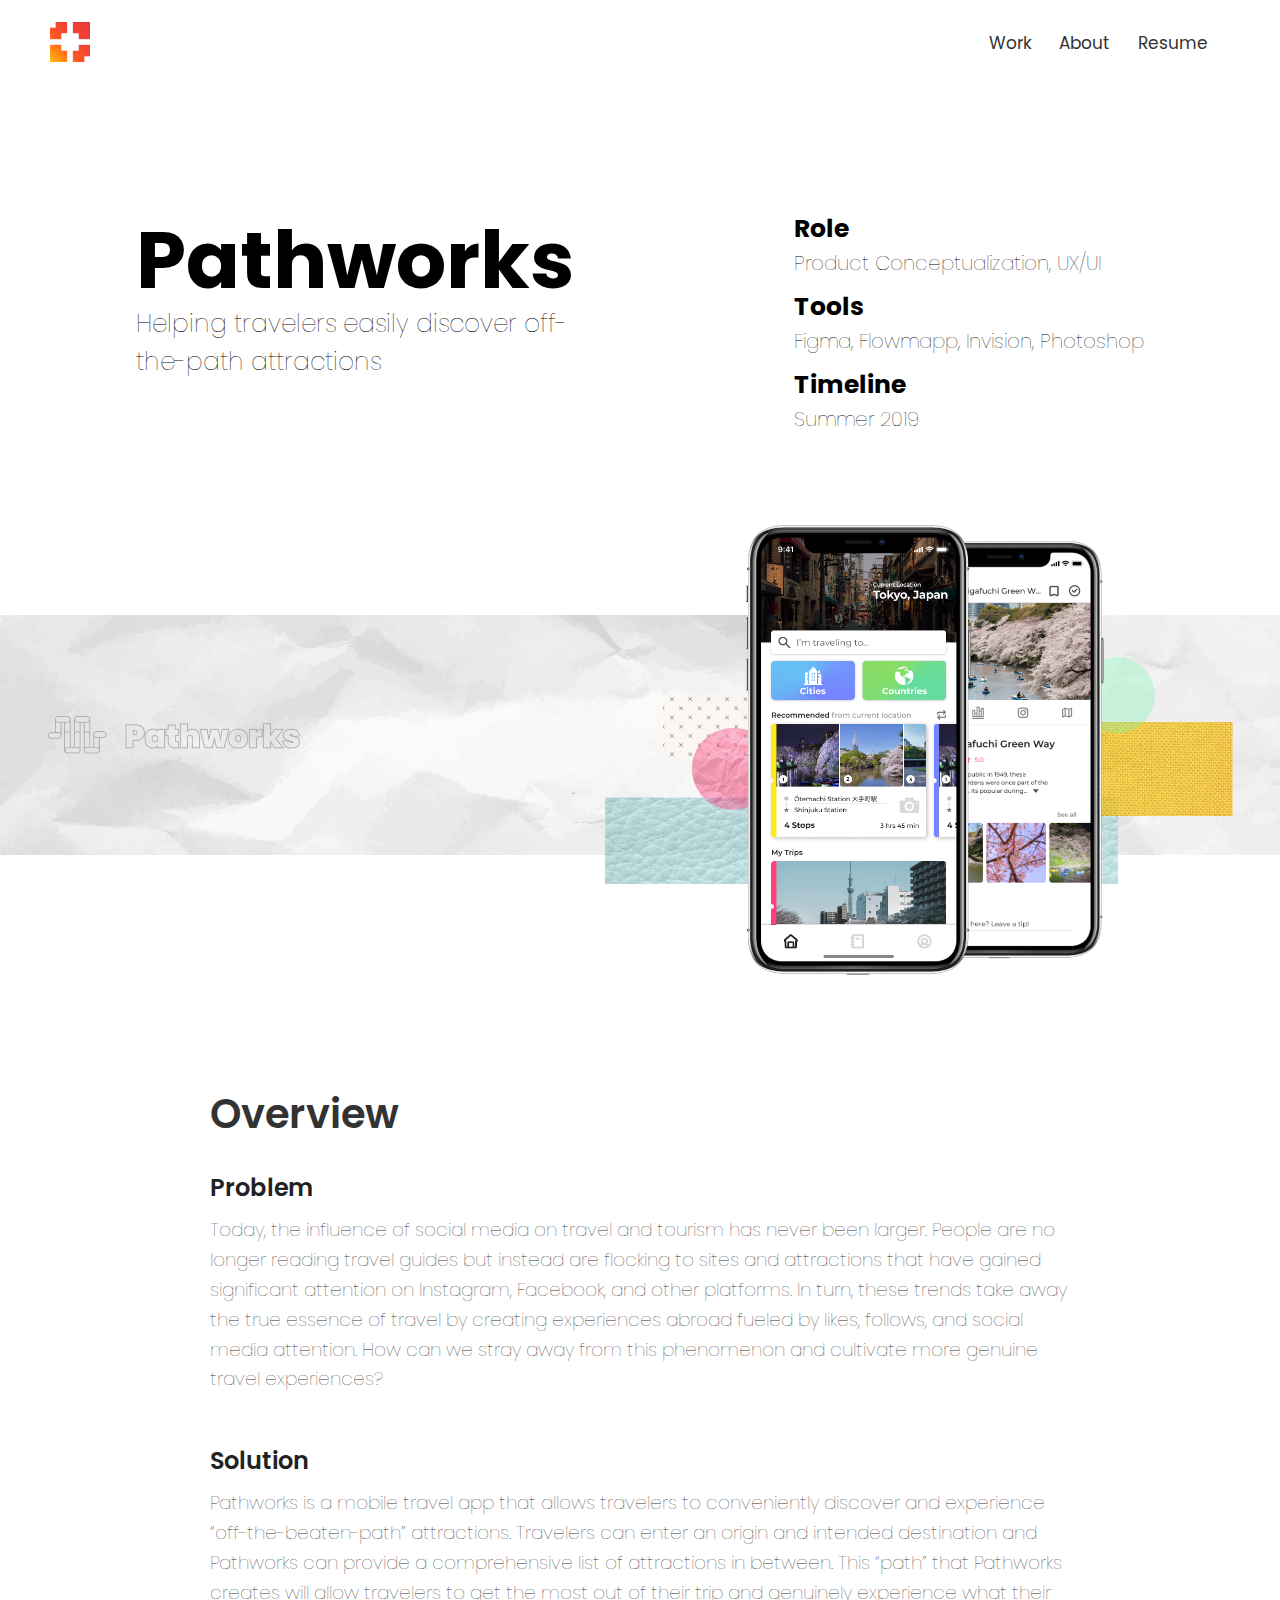
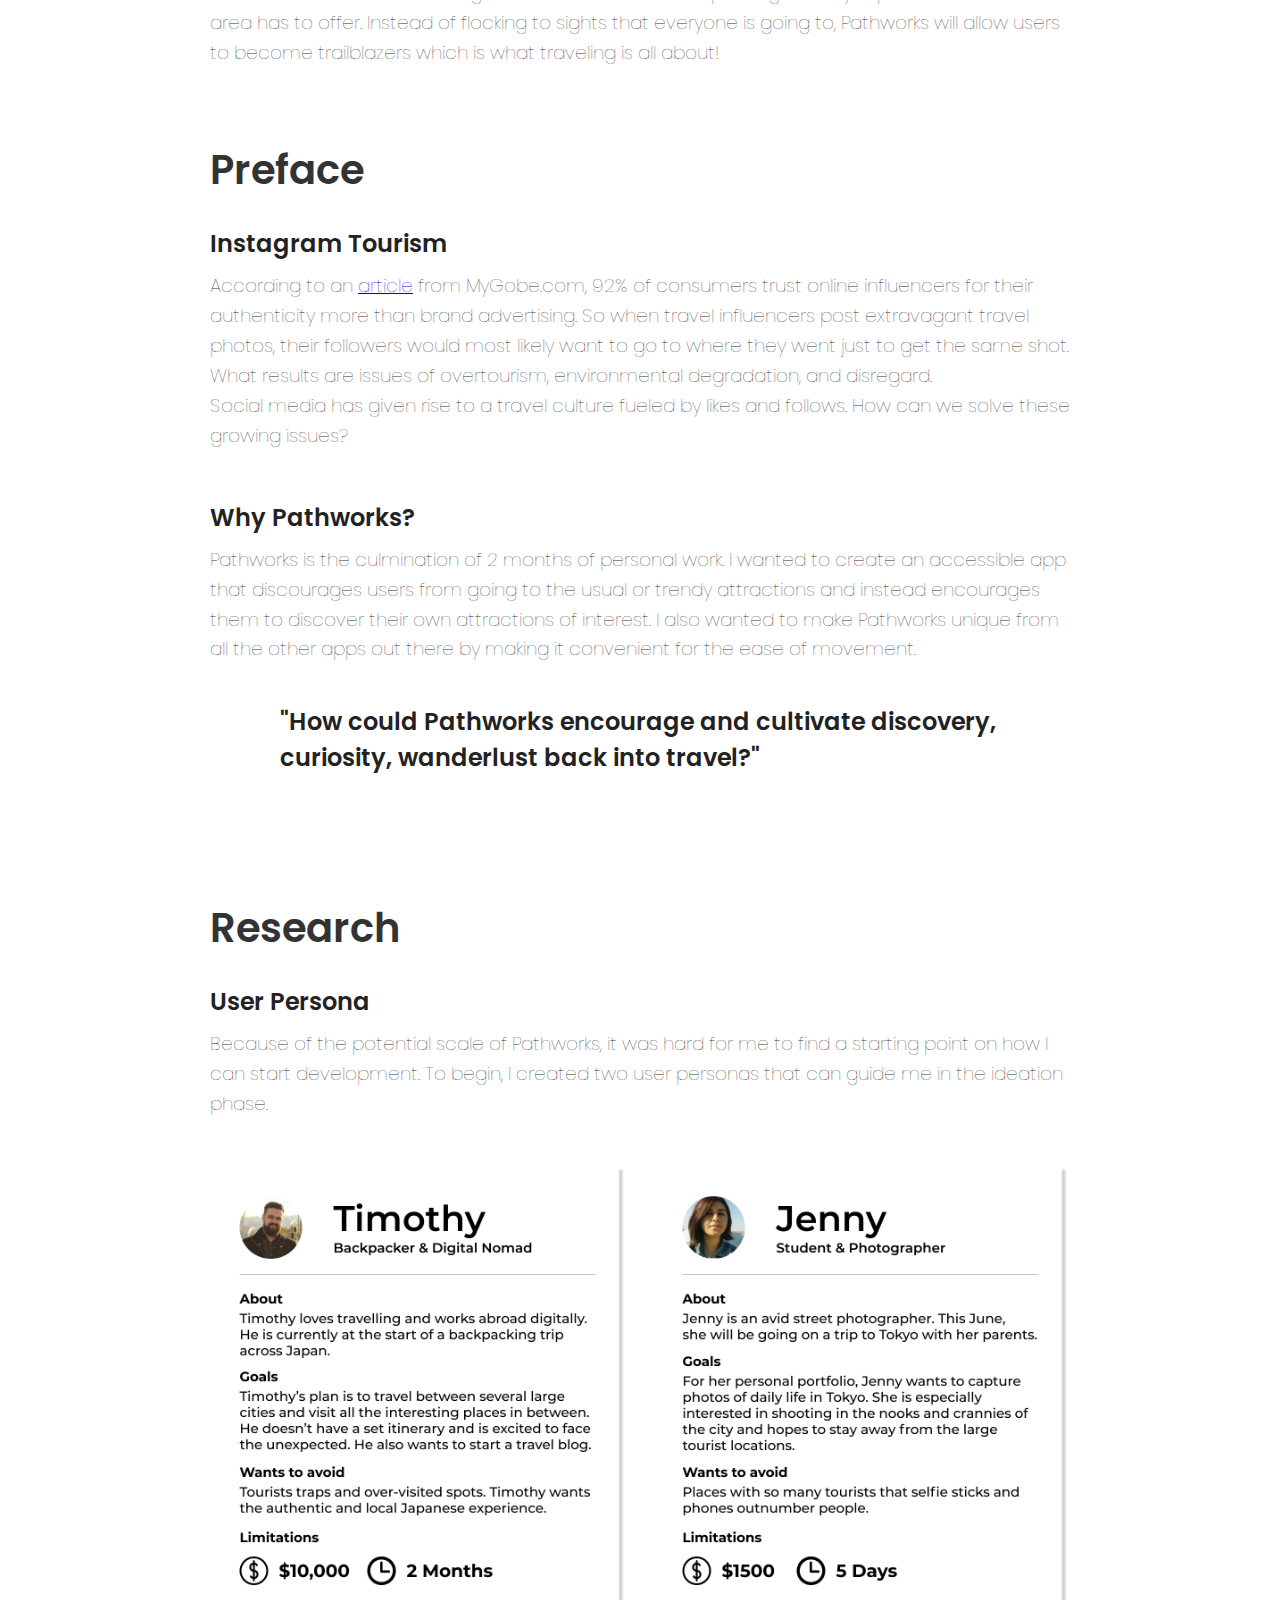
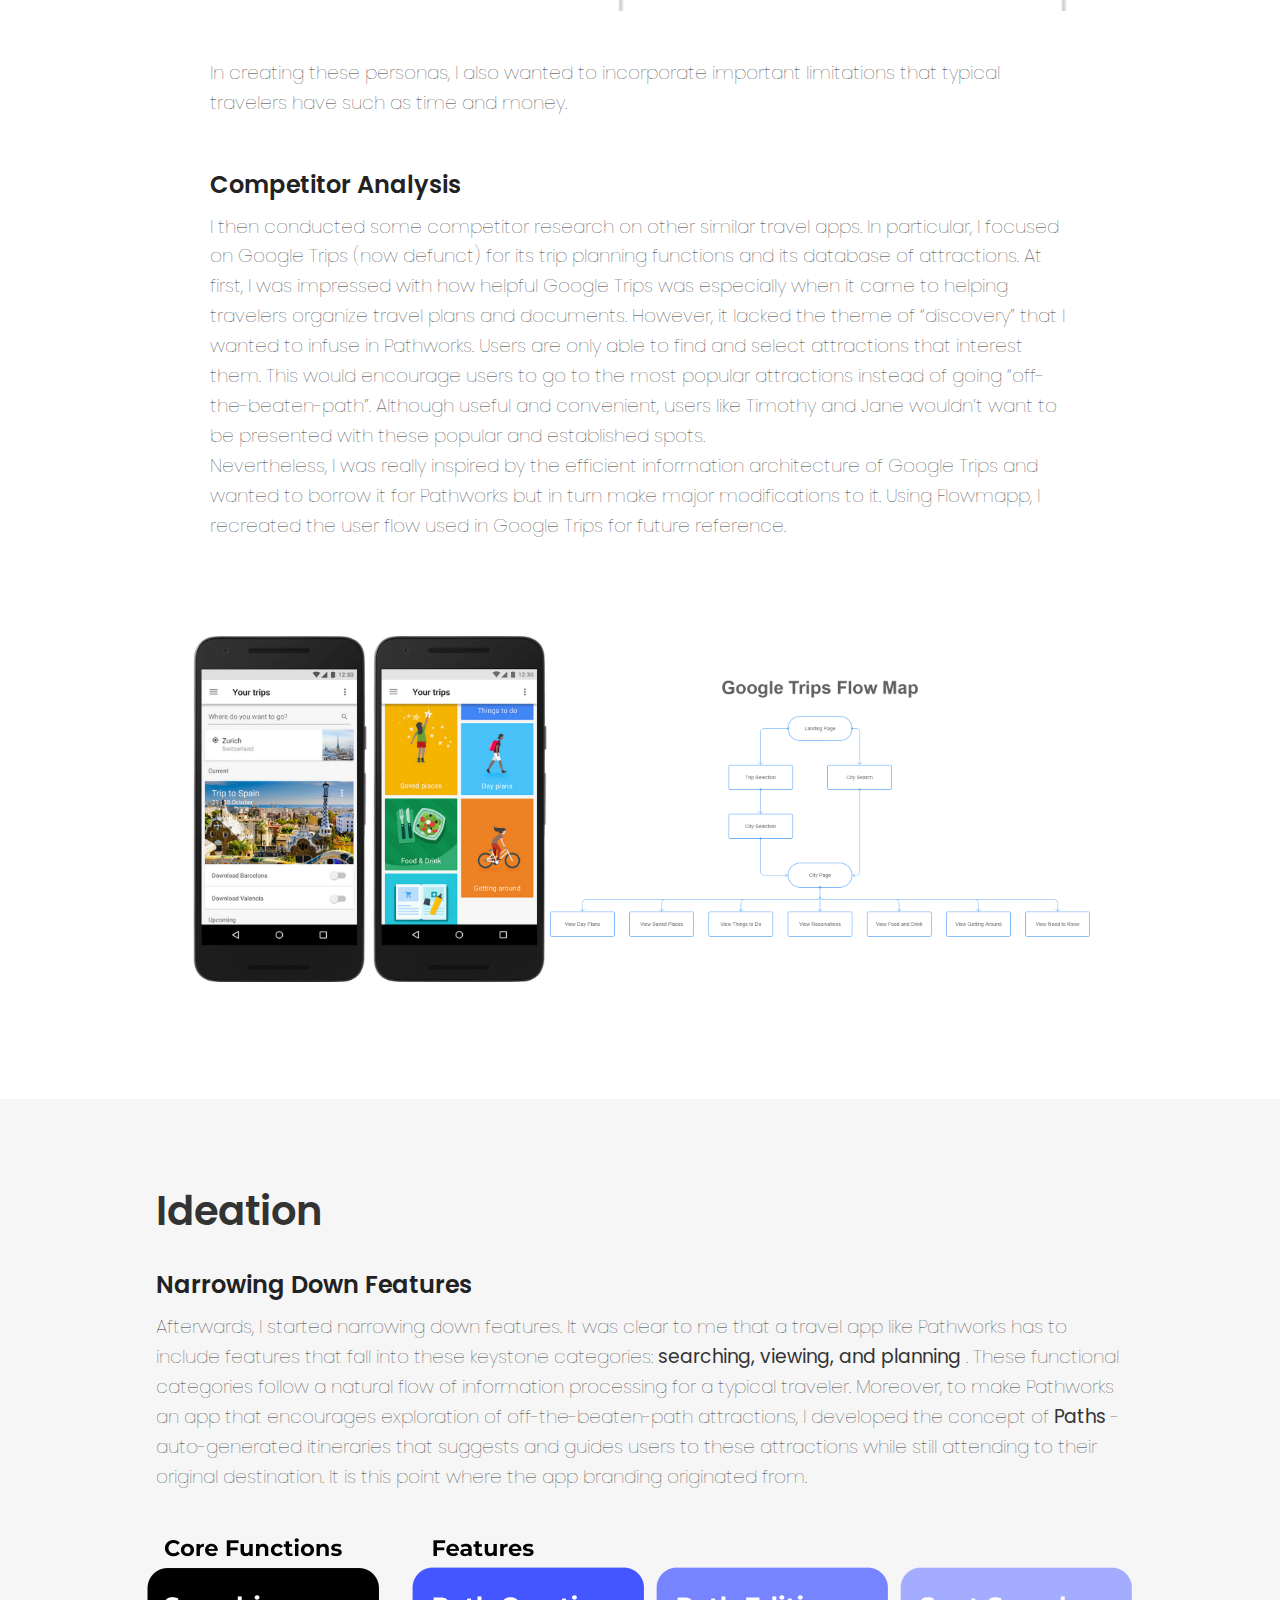
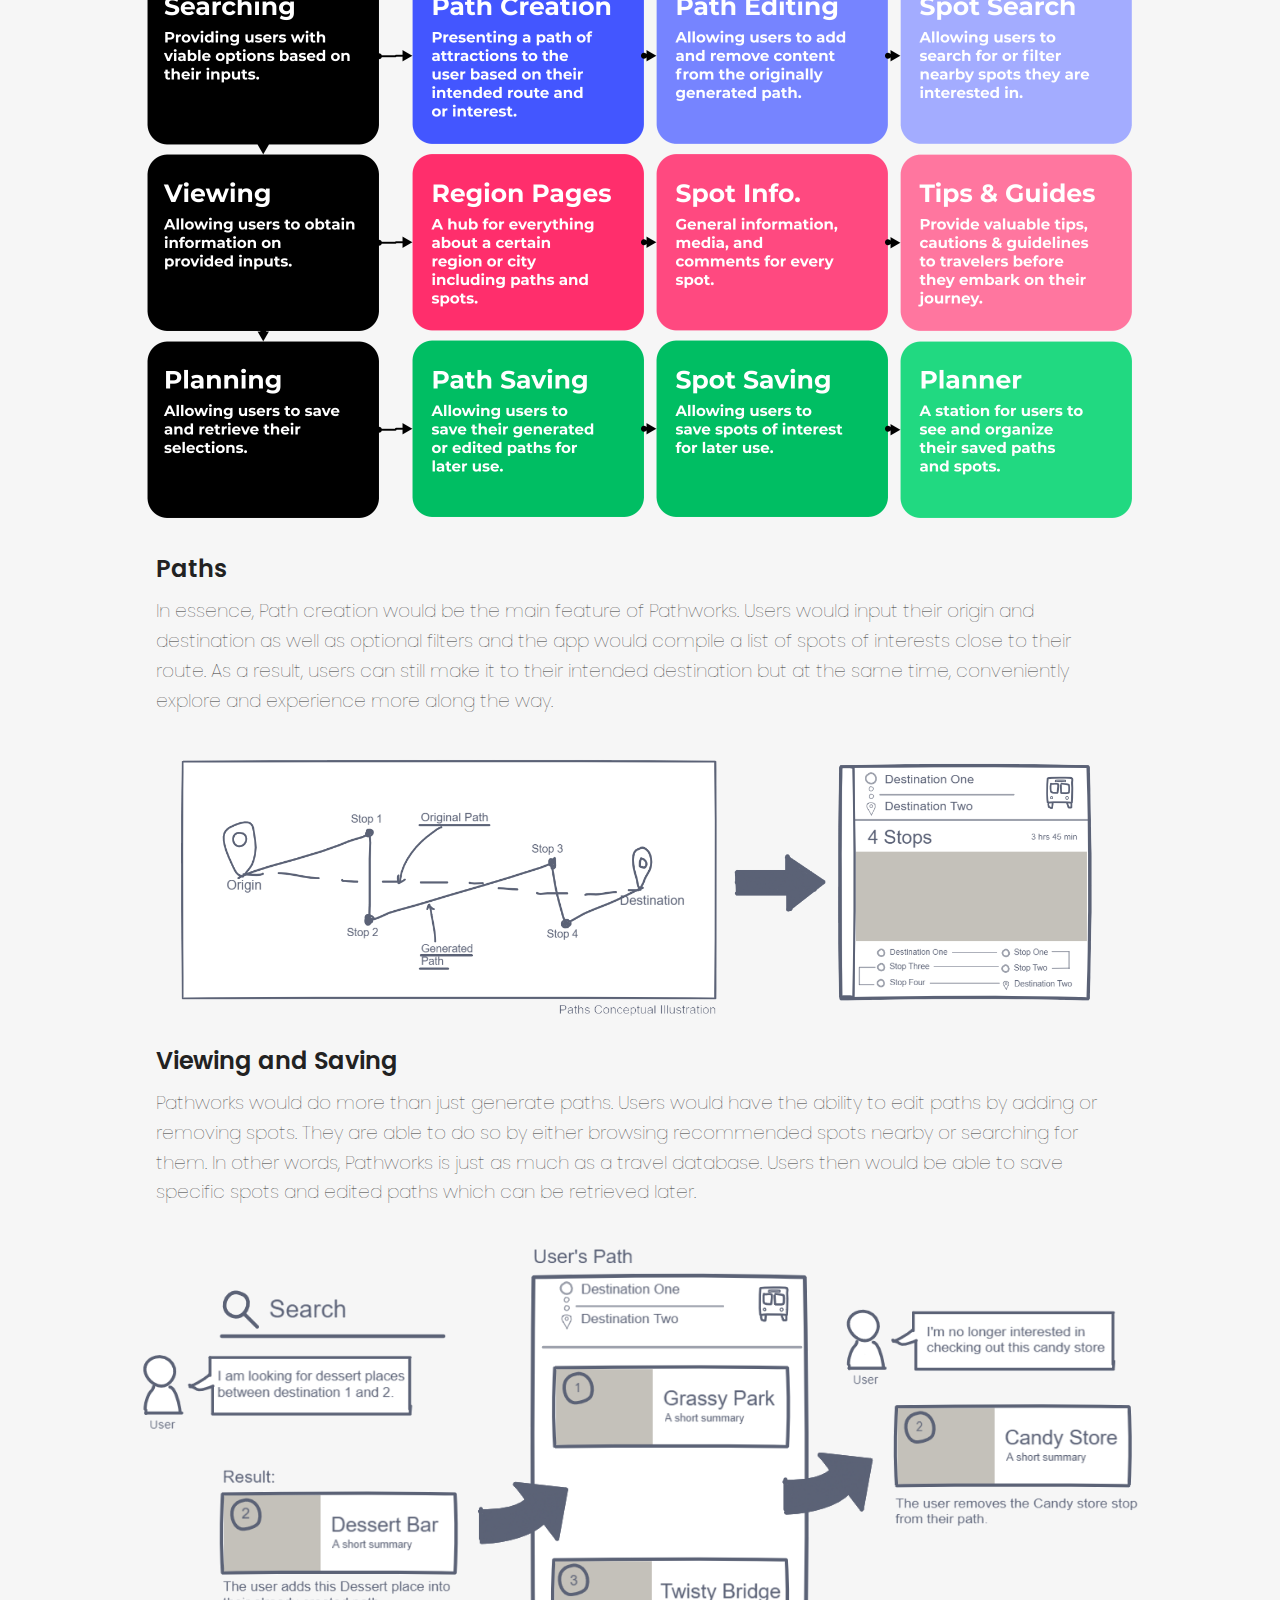
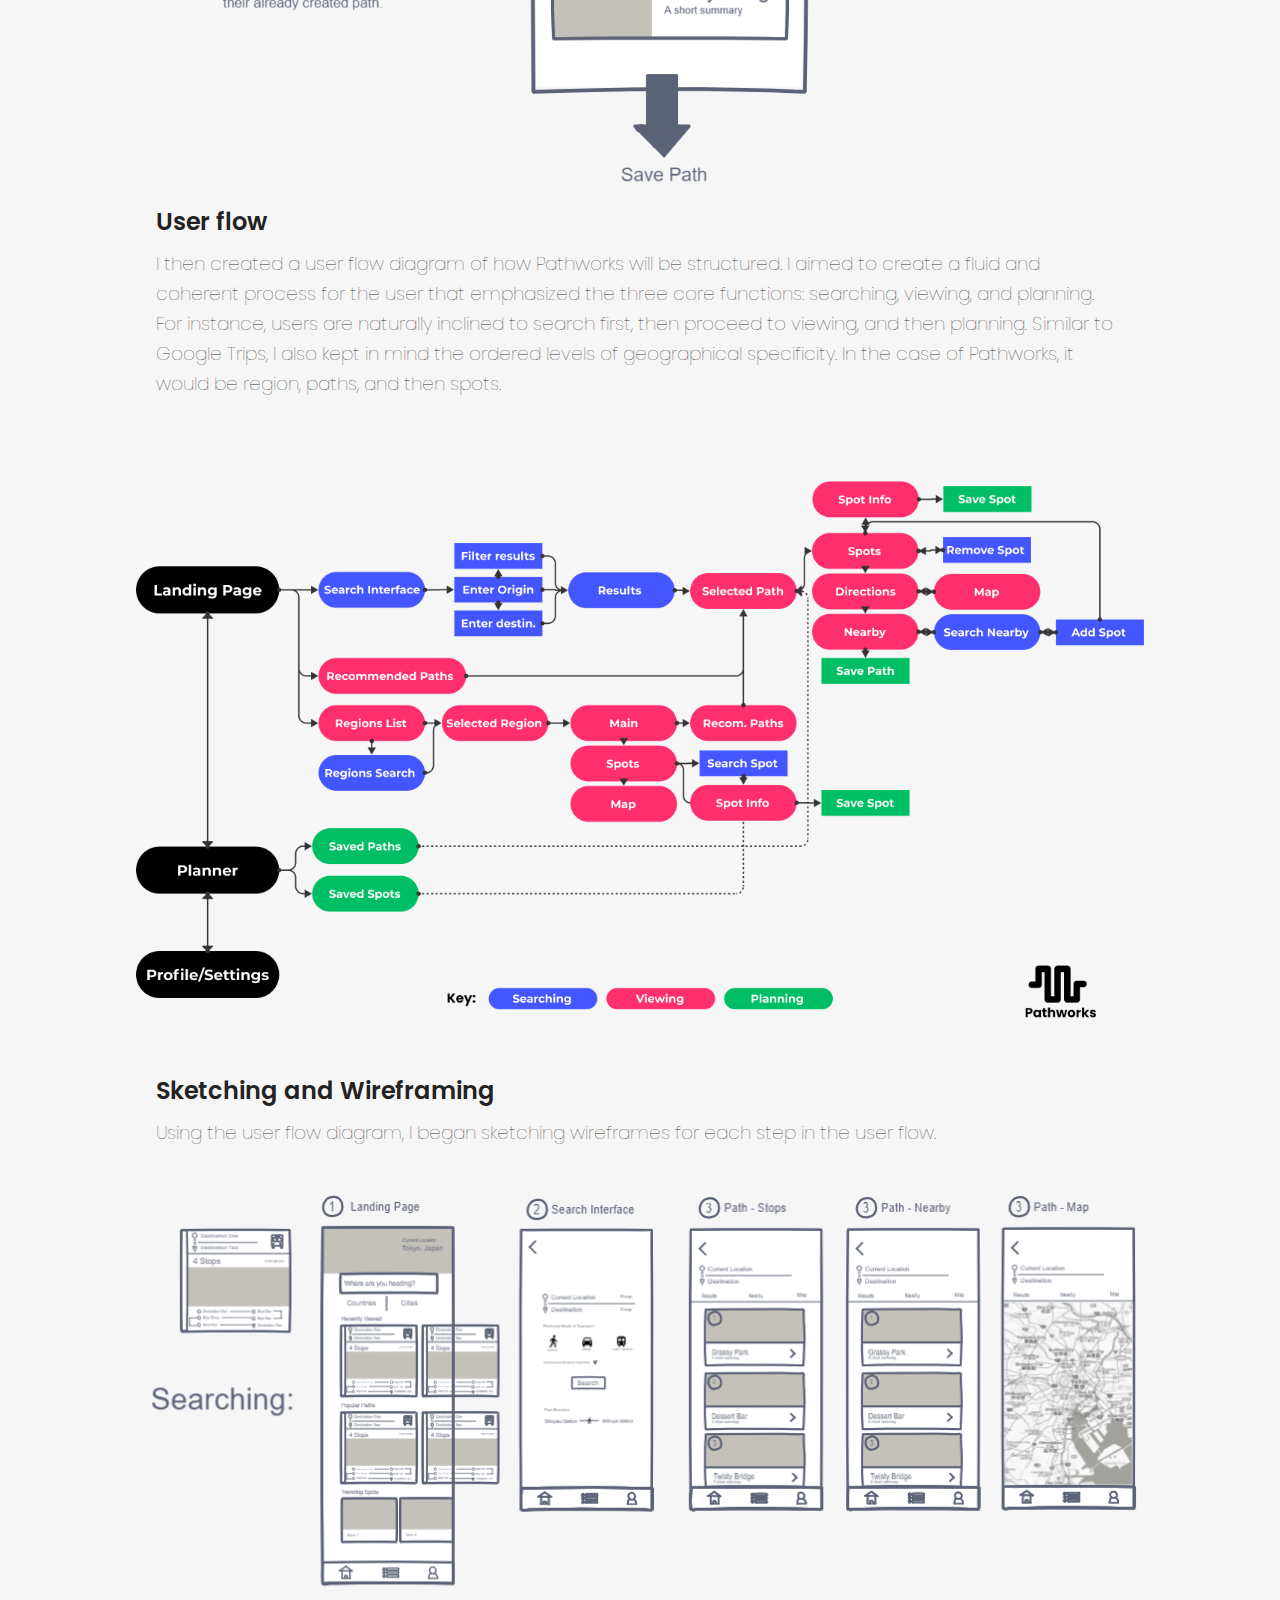
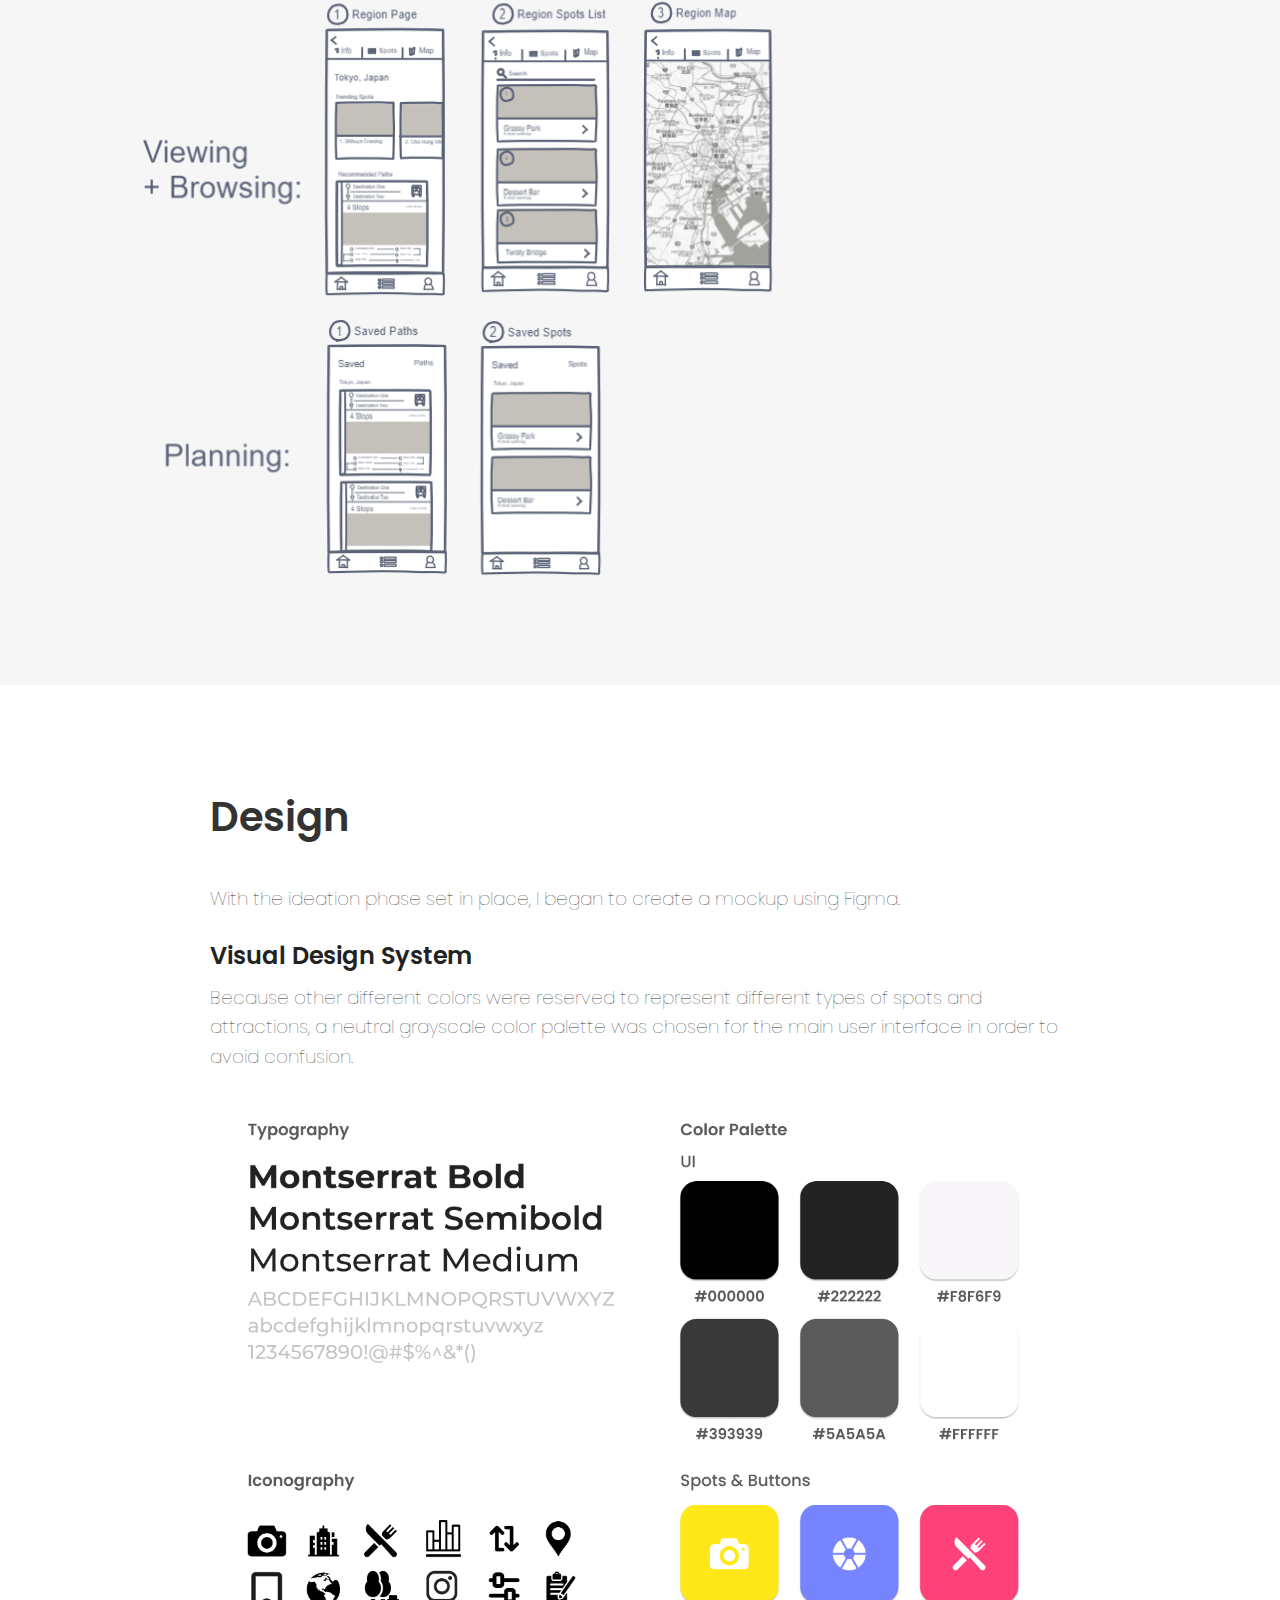
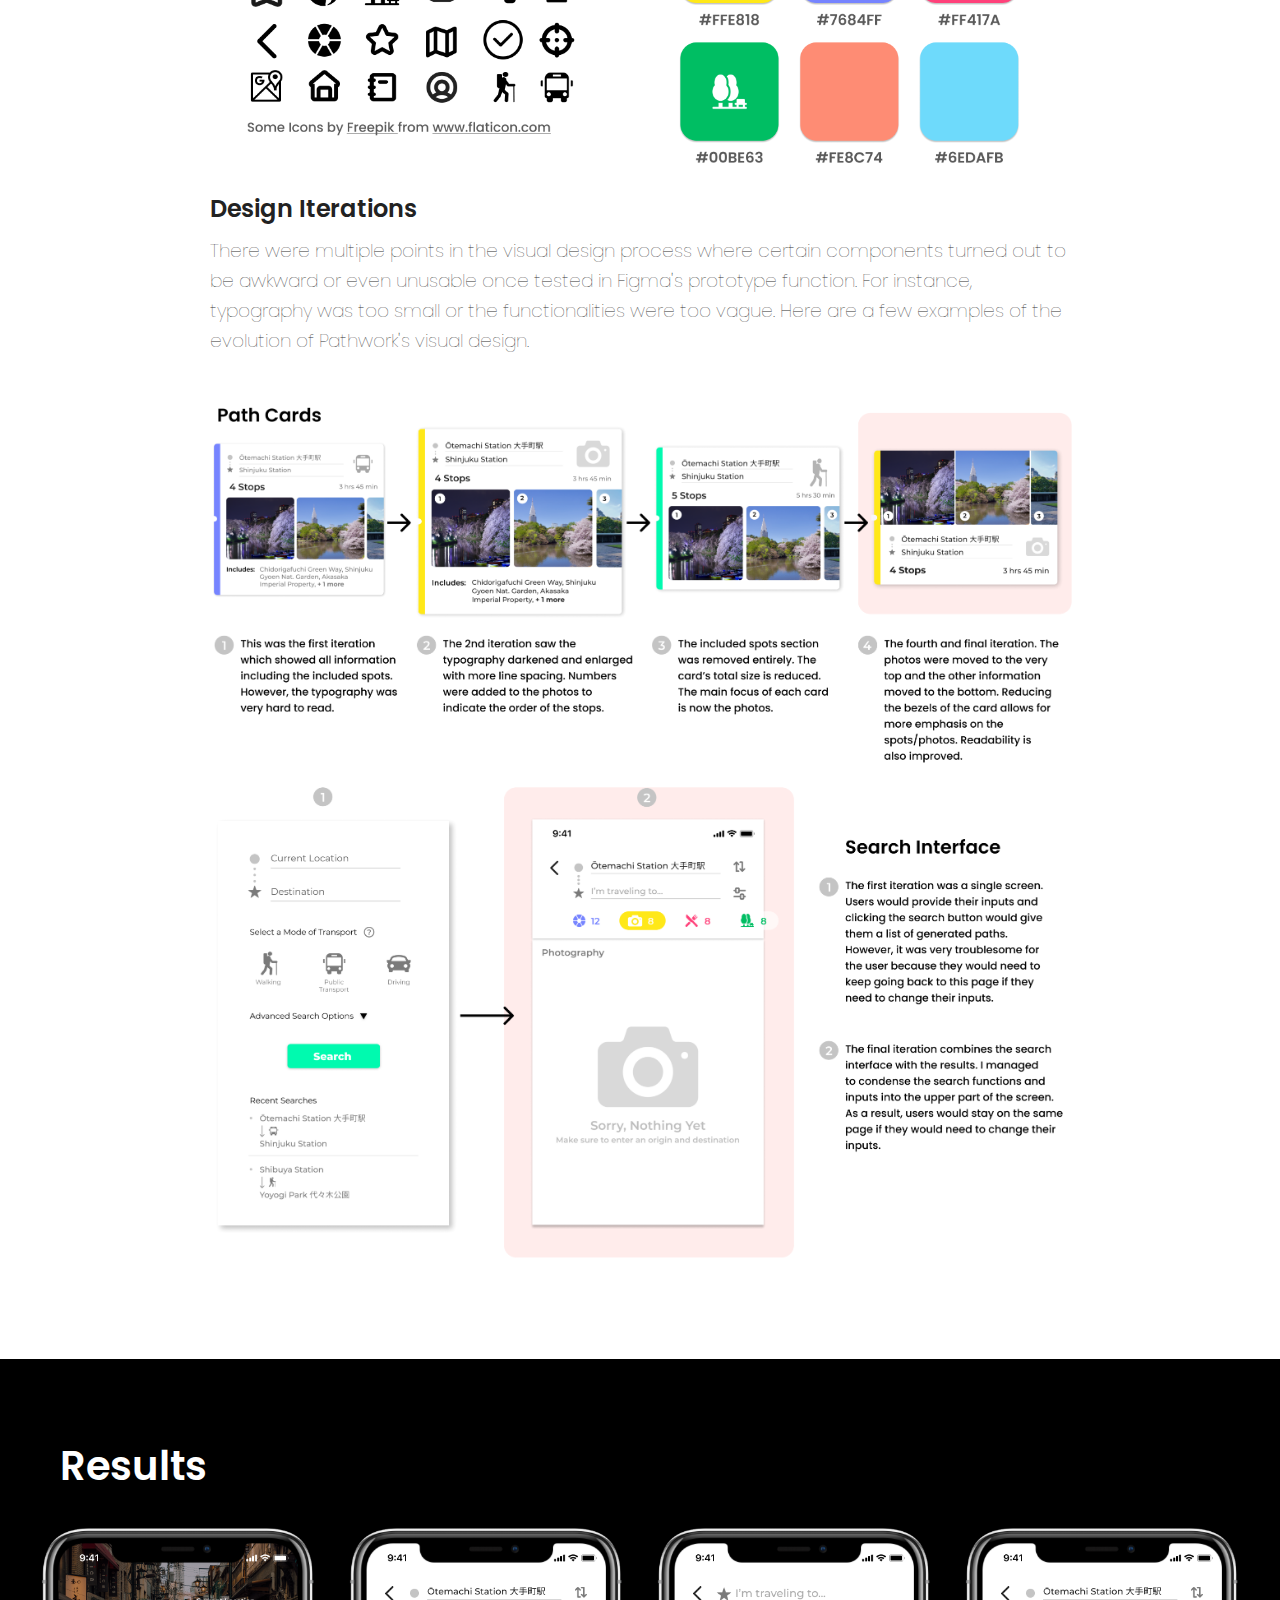
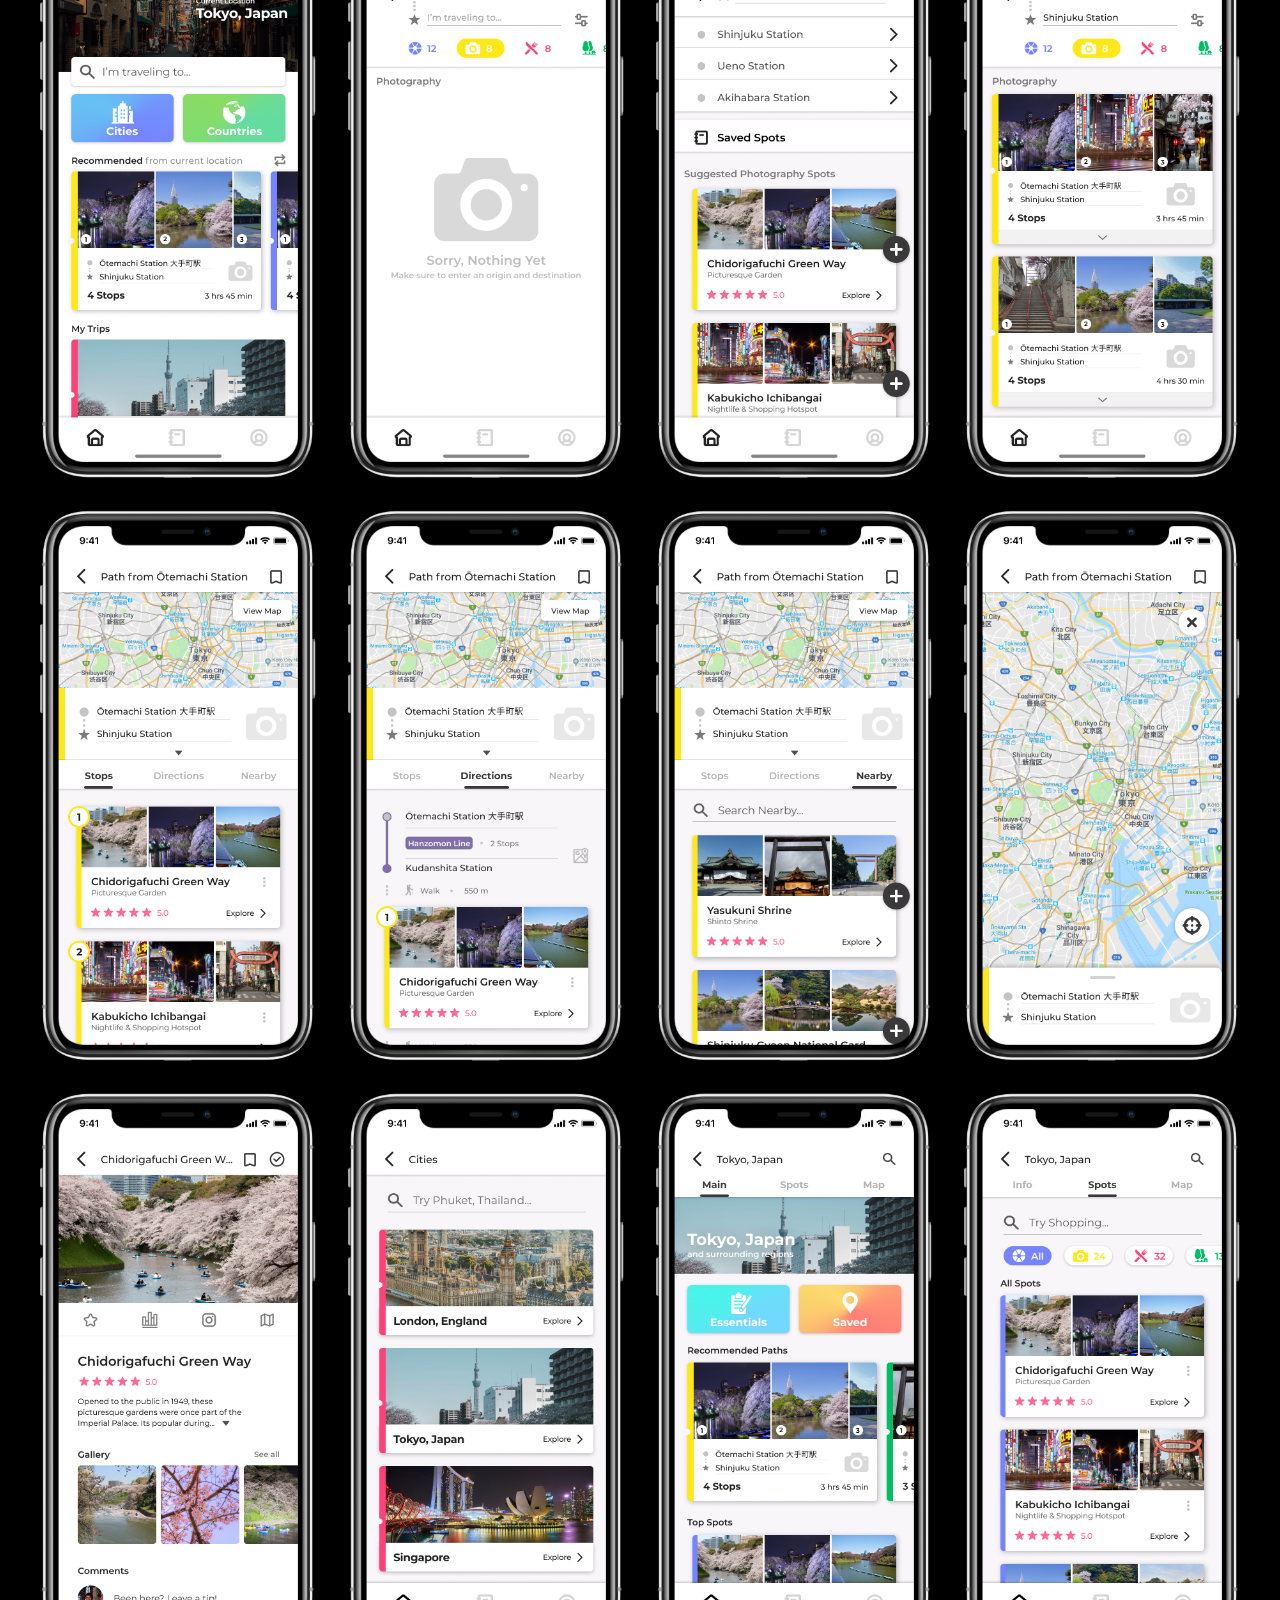
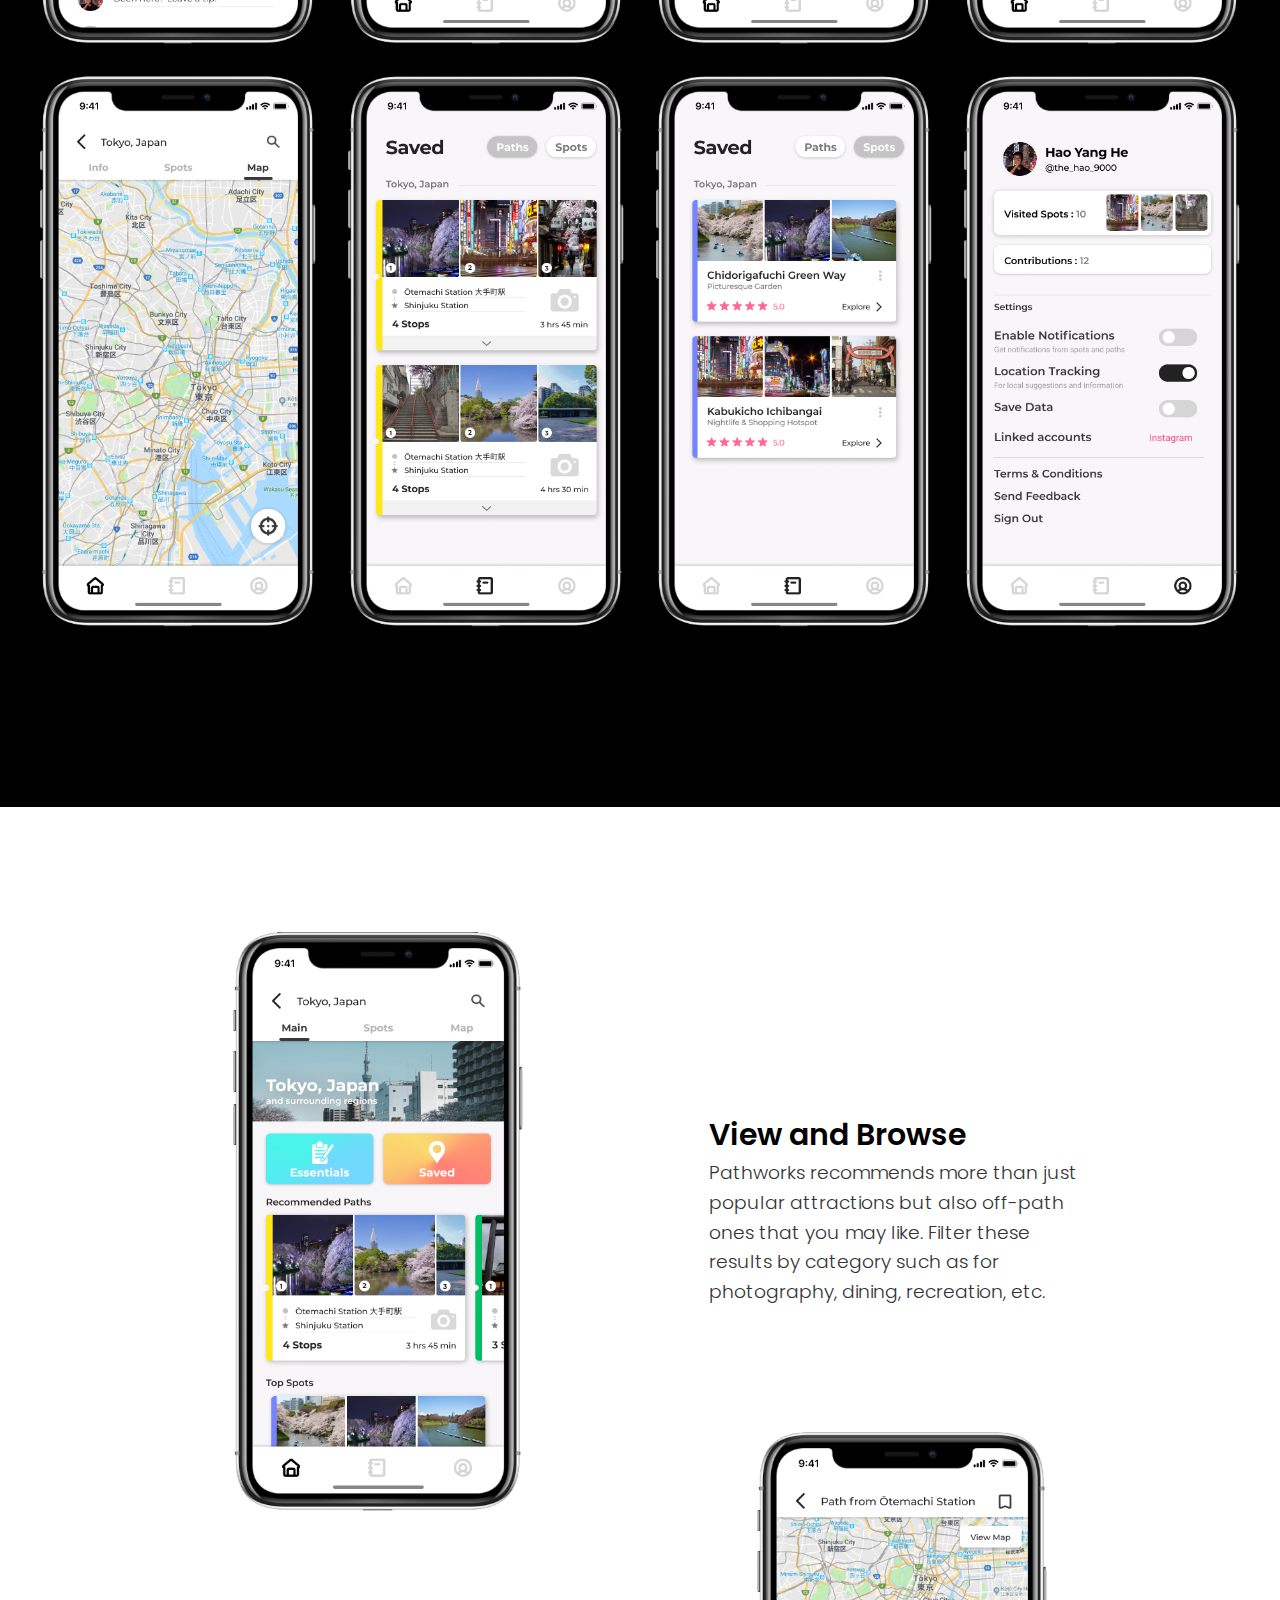
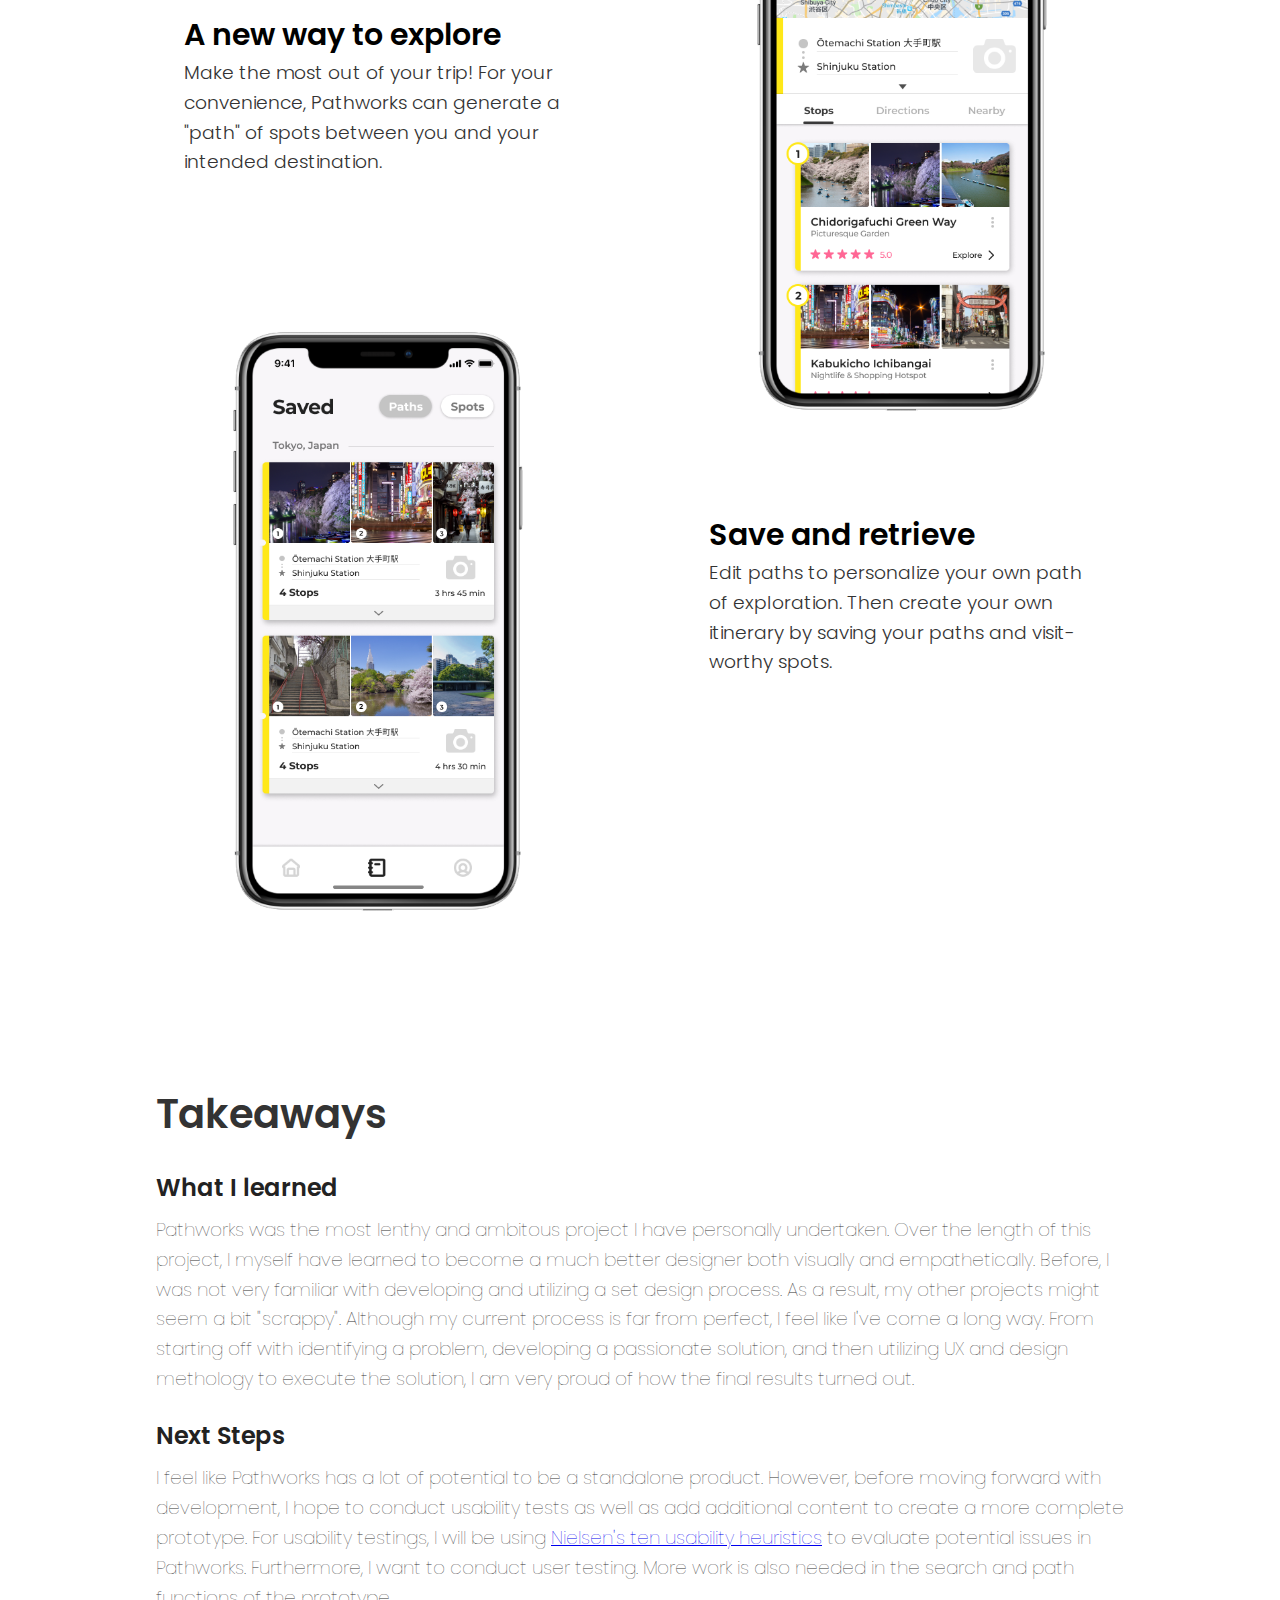
<file: Projects/pathworks.html>
<!DOCTYPE html>
<html>
    <head>
        <title>Pathworks | Hao Yang He</title>
        <meta name="viewport" content="width=device-width, initial-scale=1.0">
        <link rel="stylesheet" type="text/css" href="pathworks-styles.css">
        <link href="https://fonts.googleapis.com/css?family=Poppins:400,500,600,700&display=swap" rel="stylesheet">
        <link rel="icon" href="pixel-logo.png">
    </head>

    <body>
        <!----------------------Nav Bar------------------------>
        <div class="container">
            <div class="logo">
                <a href="../index.html"><img src="../Media/Global/logo.png"></a>
            </div>
            
            <nav class="topnav">
                <ul>
                    <li><a href=index.html>Work</a></li>
                    <li><a href="#">About</a></li>
		            <li><a href="HaoHe_Resume.pdf" target="_blank">Resume</a></li>
                </ul>
            </nav>
        </div>
        
        
        <!----------------------Title------------------------->
        <div class="title-wrapper">
            <div class="title">
                <h1>Pathworks</h1>
                <h3>Helping travelers easily discover off-the-path attractions</h3>
            </div>
            
            <div class="description">
                <h3 class="bolder">Role</h3>
                <h3 class="lighter">Product Conceptualization, UX/UI</h3>
                <h3 class="bolder">Tools</h3>
                <h3 class="lighter">Figma, Flowmapp, Invision, Photoshop</h3>
                <h3 class="bolder">Timeline</h3>
                <h3 class="lighter">Summer 2019</h3>
            </div>   
        </div>
        
        <br>
        
        <div class="banner-img">
            <img src="../Media/Pathworks/pathworks-banner.png" alt="Pathworks Banner">
        </div>
        
        
        <!----------------------Intro------------------------->
        <div class="intro-wrapper">
                <h1 class="topic">Overview</h1>
                <h2 class="subtopic">Problem</h2>
                <h3 class="paragraph">Today, the influence of social media on travel and tourism has never been larger. People are no longer reading travel guides but instead are flocking to sites and attractions that have gained significant attention on Instagram, Facebook, and other platforms. In turn, these trends take away the true essence of travel by creating experiences abroad fueled by likes, follows, and social media attention. How can we stray away from this phenomenon and cultivate more genuine travel experiences?</h3>
                <br>
                <h2 class="subtopic">Solution</h2>
                <h3 class="paragraph">Pathworks is a mobile travel app that allows travelers to conveniently discover and experience “off-the-beaten-path” attractions. Travelers can enter an origin and intended destination and Pathworks can provide a comprehensive list of attractions in between. This “path” that Pathworks creates will allow travelers to get the most out of their trip and genuinely experience what their area has to offer. Instead of flocking to sights that everyone is going to, Pathworks will allow users to become trailblazers which is what traveling is all about!</h3>
                
            
        </div>
        
        
        <!---------------------Preface----------------------->
        <div class="preface">
            <h1 class="topic">Preface</h1>
            <h2 class="subtopic">Instagram Tourism</h2>
            <h3 class="paragraph">According to an <a href=”https://mygobe.com/explore/instagram-tourism-photography/”>article</a> from MyGobe.com, 92% of consumers trust online influencers for their authenticity more than brand advertising. So when travel influencers post extravagant travel photos, their followers would most likely want to go to where they went just to get the same shot. What results are issues of overtourism, environmental degradation, and disregard.
            <br>Social media has given rise to a travel culture fueled by likes and follows. How can we solve these growing issues?
            </h3>
            <br>
            <h2 class="subtopic">Why Pathworks?</h2>
            <h3 class="paragraph">Pathworks is the culmination of 2 months of personal work. I wanted to create an accessible app that discourages users from going to the usual or trendy attractions and instead encourages them to discover their own attractions of interest. I also wanted to make Pathworks unique from all the other apps out there by making it convenient for the ease of movement.</h3>
            <h2 class="quote">"How could Pathworks encourage and cultivate discovery, curiosity, wanderlust back into travel?"</h2>

        </div>
        
        <!--------------------Bar---------------------------->
        <div class="bar">
			<h2 id="bar_title">My Process</h2>
			<h2 id="bar_words">Research &nbsp&nbsp - &nbsp&nbsp Ideation &nbsp&nbsp - &nbsp&nbsp Design</h2>
		</div>
        
        <!---------------------Research----------------------------->
        
        <div class="research">
            <h1 class="topic">Research</h1>
            <h2 class="subtopic">User Persona</h2>
            <h3 class="paragraph">Because of the potential scale of Pathworks, it was hard for me to find a starting point on how I can start development. To begin, I created two user personas that can guide me in the ideation phase.</h3>
            <br>
            <img src="../Media/Pathworks/pathworks-personas.png" alt="User-Personas">
            <br>
            <br>

            <h3 class="paragraph">In creating these personas, I also wanted to incorporate important limitations that typical travelers have such as time and money.</h3>
            <br>
            
            <h2 class="subtopic">Competitor Analysis</h2>
            <h3 class="paragraph">I then conducted some competitor research on other similar travel apps. In particular, I focused on Google Trips (now defunct) for its trip planning functions and its database of attractions.
            At first, I was impressed with how helpful Google Trips was especially when it came to helping travelers organize travel plans and documents. However, it lacked the theme of “discovery” that I wanted to infuse in Pathworks. Users are only able to find and select attractions that interest them. This would encourage users to go to the most popular attractions instead of going “off-the-beaten-path”. Although useful and convenient, users like Timothy and Jane wouldn’t want to be presented with these popular and established spots.
            <br>
            Nevertheless, I was really inspired by the efficient information architecture of Google Trips and wanted to borrow it for Pathworks but in turn make major modifications to it. Using Flowmapp, I recreated the user flow used in Google Trips for future reference.</h3>
            <br>
            <br>
            <br>
            <img src="../Media/Pathworks/Google-trips.png" alt="Google Trips App">
            <br>
            <br>
            <br>
            <br>
            <br>
            
        </div>
        
        <!-----------------Ideation-------------------------->
        <div class="ideation">
            <div class="ideation-text">
                <h1 class="topic">Ideation</h1>
                <h2 class="subtopic">Narrowing Down Features</h2>
            <h3 class="paragraph">Afterwards, I started narrowing down features. It was clear to me that a travel app like Pathworks has to include features that fall into these keystone categories: <b> searching, viewing, and planning </b>. These functional categories follow a natural flow of information processing for a typical traveler. Moreover, to make Pathworks an app that encourages exploration of off-the-beaten-path attractions, I developed the concept of <b>Paths</b> - auto-generated itineraries that suggests and guides users to these attractions while still attending to their original destination. It is this point where the app branding originated from.</h3>
            
            <img src="../Media/Pathworks/pathworks-feature.png" width="800px" alt="Features Chart">
                <h2 class="subtopic">Paths</h2>
                <h3 class="paragraph">In essence, Path creation would be the main feature of Pathworks. Users would input their origin and destination as well as optional filters and the app would compile a list of spots of interests close to their route. As a result, users can still make it to their intended destination but at the same time, conveniently explore and experience more along the way. </h3>
                <img src="../Media/Pathworks/pathworks-paths-illustration.png" width="1000px" alt="Sketch of the paths concept">
                <h2 class="subtopic">Viewing and Saving</h2>
                <h3 class="paragraph">Pathworks would do more than just generate paths. Users would have the ability to edit paths by adding or removing spots. They are able to do so by either browsing recommended spots nearby or searching for them. In other words, Pathworks is just as much as a travel database. Users then would be able to save specific spots and edited paths which can be retrieved later.</h3>
                <img src="../Media/Pathworks/pathworks-viewandplan-illustration.PNG" width="1008px" alt="Viewing and searching illustration">
                <h2 class="subtopic">User flow</h2>
                <h3 class="paragraph">I then created a user flow diagram of how Pathworks will be structured. I aimed to create a fluid and coherent process for the user that emphasized the three core functions: searching, viewing, and planning. For instance, users are naturally inclined to search first, then proceed to viewing, and then planning. Similar to Google Trips, I also kept in mind the ordered levels of geographical specificity. In the case of Pathworks, it would be region, paths, and then spots. </h3>
                <br>
                <br>
                <img src="../Media/Pathworks/pathworks-flow.png" width="1008px" alt="Pathworks User Flow">
                <br>
                <br>
                <h2 class="subtopic">Sketching and Wireframing</h2>
                <h3 class="paragraph">Using the user flow diagram, I began sketching wireframes for each step in the user flow.</h3>
                <br>
                <img src="../Media/Pathworks/pathworks-wireframes.PNG" width="900px" alt="Lo-fidelity wireframe sketches">
                <br>
                <br>
                <br>
                <br>
                <br>
                
                
                
                
                
            </div>
        </div>
        
        
        <!---------------Design------------------------------>
        <div class="design">
            <h1 class="topic">Design</h1>
            <h3 class="paragraph">With the ideation phase set in place, I began to create a mockup using Figma. </h3>
            <h2 class="subtopic">Visual Design System</h2>
            <h3 class="paragraph">Because other different colors were reserved to represent different types of spots and attractions, a neutral grayscale color palette was chosen for the main user interface in order to avoid confusion.</h3>
            <img src="../Media/Pathworks/pathworks-visual-design.png" width="1008px" alt="Visual design elements">
            <h2 class="subtopic">Design Iterations</h2>
            <h3 class="paragraph">There were multiple points in the visual design process where certain components turned out to be awkward or even unusable once tested in Figma's prototype function. For instance, typography was too small or the functionalities were too vague. Here are a few examples of the evolution of Pathwork's visual design.</h3>
            <img src="../Media/Pathworks/pathworks-Iterations.png" width="1008px" alt="Iterations of design elements">
            
            
            
            
            
        
        </div>
        
        <!--------------Results----------------------------->
        <div class="results">
            <div class="results-text">
            <h1 style="color: white;" class="topic">Results</h1>
            </div>
            <div class="results-img">
                <img src="../Media/Pathworks/pathworks-results.png" alt="Results of Pathworks">
            </div>
        
        
        
        </div>
        
        <!------------Showcase---------------------------->
        <br>
        <div class="showcase-wrapper">
            <div class="showcase-left">
                <img src="../Media/Pathworks/pathworks11.PNG" width="60%" alt="tokyo screen">
            </div>
            
            <div class="showcase-right">
                <div class="showcase-text">
                    <h2 class="showcase-topic">View and Browse</h2>
                    <h3 class="showcase-paragraph">Pathworks recommends more than just popular attractions but also off-path ones that you may like. Filter these results by category such as for photography, dining, recreation, etc.</h3>
                </div>
            </div>
            
            <div class="showcase-left">
                <div class="showcase-text">
                    <h2 class="showcase-topic">A new way to explore</h2>
                    <h3 class="showcase-paragraph">Make the most out of your trip! For your convenience, Pathworks can generate a "path" of spots between you and your intended destination.</h3>
                </div>
            </div>
            
            <div class="showcase-right">
                <img src="../Media/Pathworks/pathworks5.PNG" width="60%" alt="tokyo screen">
            </div>
            
            <div class="showcase-left">
                <img src="../Media/Pathworks/pathworks14.PNG" width="60%" alt="tokyo screen">
            </div>
            
            <div class="showcase-right">
                <div class="showcase-text">
                    <h2 class="showcase-topic">Save and retrieve</h2>
                    <h3 class="showcase-paragraph">Edit paths to personalize your own path of exploration. Then create your own itinerary by saving your paths and visit-worthy spots. </h3>
                </div>
            </div>
        
        </div>
        
        <!------------Takeaways------------------------->
        <div class="takeaways">
            <h1 class="topic">Takeaways</h1>
            <h2 class="subtopic">What I learned</h2>
            <h3 class="paragraph">Pathworks was the most lenthy and ambitous project I have personally undertaken. Over the length of this project, I myself have learned to become a much better designer both visually and empathetically. Before, I was not very familiar with developing and utilizing a set design process. As a result, my other projects might seem a bit "scrappy". Although my current process is far from perfect, I feel like I've come a long way. From starting off with identifying a problem, developing a passionate solution, and then utilizing UX and design methology to execute the solution, I am very proud of how the final results turned out.</h3>
            <h2 class="subtopic">Next Steps</h2>
            <h3 class="paragraph">I feel like Pathworks has a lot of potential to be a standalone product. However, before moving forward with development, I hope to conduct usability tests as well as add additional content to create a more complete prototype. For usability testings, I will be using <a href="https://www.nngroup.com/articles/ten-usability-heuristics/">Nielsen's ten usability heuristics</a> to evaluate potential issues in Pathworks. Furthermore, I want to conduct user testing. More work is also needed in the search and path functions of the prototype.</h3>
        </div>
        
        <div class="contact">
            <div class="contact-text">
                <h2 class="topic">Thank you for making it to the end! </h2>
                <h3 class="paragraph">Want to learn more about Pathworks? We can chat about it!</h3>
            </div>
        </div>
	    
	<!-------------Footer-------------------------->
	<div class="footer">
	    <br>
            <a class="active" href=index.html>Work </a>
            <a href="#" > About </a>
            <a href="HaoHe_Resume.pdf" target="_blank"> Resume</a>
            <h5 style="float: right; font-weight: 100;">Designed and built by Hao Yang He 2019</h5>
            
        </div>


        
    </body>
</html>
</file>
<file: Projects/pathworks-styles.css>
* {
    margin: 0;
    padding: 0;
    font-family: "Poppins", "Futura", sans-serif;  
}

::selection {
  background: #bfeeff; /* WebKit/Blink Browsers */
}

body {
    background-color: white;
}


/*------------------Nav Bar--------------*/
h4 {
	font-weight: 300;
}

.container{
    clear:both;
    overflow:auto;
    width: 100%;
    margin: auto;
    top: 0;
    position: fixed;
    height: 100px;
    z-index: 1;
    background-color: white;
}

nav{
    float:right;
    margin-right: 10px;
    margin-top: 20px;
}

nav a {
    text-decoration: none;
}

.logo img{
    float:left;
    margin-left: 20px;
    margin-top: 30px;
    color: #f50900;
    font-weight: 600;
    width: 35px;
    text-align: center;
    transition: 0.3s ease;
}

.logo img:hover {
    -webkit-transform: scale(1.2);
    -ms-transform: scale(1.2);
    transform: scale(1.2);
    transition: 0.3s ease;
}

.logo a.active{color: #f50900;}

nav ul li{
    display: inline-block; 
    padding: 20px 8px;
    font-size: 16px;
    color: #f44336;
    text-align: center;
}

nav ul li:hover, a:hover{
    color: #f44336;
}

nav ul li:active{
    color: black;
}

nav ul a.active{
    color: #222222;
}

nav ul a {
    color: #333333;
    font-weight: 400;
    text-decoration: none;
}
/* Text Classes ----------------------------------------------------- */
.topic {
	color: #333333;
	font-size: 40px;
	font-weight: 600;
    line-height: 1.6;
    padding-bottom: 20px;
    padding-left: 20px;
}
.quote {
	color: #222222;
	width: 80%;
    margin: auto;
	font-weight: 600;
    line-height: 1.5;
    padding: 20px;
}
.subtopic {
	color: #222222;
	font-weight: 600;
	line-height: 1;
    padding: 10px 0px 0px 20px;
}
.subsubtopic {
	color: orange;
	font-weight: 100;
	padding-top: 20px;
	line-height: 0.5;
}
.paragraph {
	color: #333333;
	line-height: 1.6;
	font-weight: 100;
    /*font-size: 15px;*/
    padding: 15px 20px 20px 20px;
}
#blue_word_2 {
    color: orange;
    line-height: 10px;
}
.three_needs {
	height: 200px;
	margin: auto;
	/*border: 2px solid black;*/
	box-sizing: border-box;
}

/*-------------Title-----------*/
.title-wrapper {
    box-sizing: border-box;
    margin: 200px 0 50px auto;
    width: 100%;
    height: 250px;
}

.title {
    float: left;
}

.title h1 {
    font-weight: bolder; 
    font-size: 60px;
}

.title h3 {
    width:100%; 
    font-size: 20px; 
    margin-top: -15px; 
    font-weight: 100;
}

.description {
    float: left;
}


.bolder {
    font-weight: bold;
    font-size: 15px;
    margin-top: 10px;
}

.lighter {
    font-weight: lighter;
    font-size: 15px;
}

.banner-img img{
    width: 100%;
}
/*-------------INTRO-------------------------------------------------------*/

.intro-wrapper {
    width: 95%;
    height: auto; 
    margin: 100px auto 0px auto;
    box-sizing: border-box;
}

.preface {
    clear: both;
    width: 95%;
    height: auto;
    margin: 50px auto 0px auto;
}

/*------------Bar-PHONE---------------*/
.bar {
    display: none;
}



/*-----------Research-PHONE----------------*/
.research {
    width: 95%;
    height: auto;
    margin: 100px auto 0px auto;
}

.research img {
    width: 100%;
}


/*-----------Ideation-PHONE----------------*/
.ideation {
    background-color: #F6F6F6;
	width: 95%;
	height: auto;
    margin: 10px auto 0px auto;
}

.ideation img {
    width: 100%;
}

.ideation-text {
    width: 100%;
    height: auto;
    margin: auto;
    padding: 80px 0px 0px 0px;
}


/*------------Design-PHONE---------------------*/

.design {
    width: 95%;
    margin: 100px auto 65px auto;
    height: auto;
}

.design img {
    width: 100%;
}

/*-----------Results---PHONE--------------------*/

.results {
    background-color: black;
    height: auto;
    width: 100%;
}

.results-text {
    width: 95%;
    margin: auto;
    padding-top: 75px;
}

.results img {
    width: 100%;
    display: block;
    text-align: center;
    margin: 10px 0px 50px 0px;
    padding-bottom: 100px;
}

/*------------Showcase--PHONE---------------*/

.showcase-wrapper {
    width: 95%;
    height: auto;
    margin: 50px auto 0px auto;
    box-sizing: border-box;
    display: none;
}

.showcase-left {
    width: 48%;
    height: 500px;
    float: left;
    display: block;
    text-align: center;
        
}

.showcase-right {
    width: 48%;
    height: 500px;
    float: right;
    display: block;
    text-align: center;
    
}

.showcase-text {
    margin: 180px auto 100px auto;
    text-align: left;
    width: 80%;
}

.showcase-topic {
    font-weight: 600;
    font-size: 30px;
}

.showcase-paragraph {
    color: #333333;
	line-height: 1.6;
	font-weight: 300;
}


/*-----------Takeaways----PHONE-----------*/

.takeaways {
    width: 95%;
    height: auto;
    margin: 50px auto 0px auto;
}

.intro-img {
    float: right;
    width: 300px;
    height: 600px;
    margin: 150px 0px 0px 0px;
}









.contact {
    background-color: #F6F6F6;
    width: 95%;
    height: auto;
    margin: 10px auto 0px auto;
    padding: 50px 0px 10px 0px;
}

.contact-text {
    width: 95%;
    margin: 50px auto 50px auto;
}

.footer {
    width: 80%;
    margin: auto;
    height: 100px;
    background-color: white;
    clear: both;
}

.footer a {
    text-decoration: none;
    color: #f44336;
}

.footer a:hover {
    color: #222222; 
}























/*--------------------------------------------------------------------------------------------------------------------------------------*/
/*--------------------------------------------------------------------------------------------------------------------------------------*/
/*--------------------------------------------------------------------------------------------------------------------------------------*/
/*--------------------------------------------------------------------------------------------------------------------------------------*/
/*--------------------------------------------------------------------------------------------------------------------------------------*/
/*--------------------------------------------------------------------------------------------------------------------------------------*/
/*--------------------------------------------------------------------------------------------------------------------------------------*/
/*--------------------------------------------------------------------------------------------------------------------------------------*/
/*--------------------------------------------------------------------------------------------------------------------------------------*/
/*--------------------------------------------------------------------------------------------------------------------------------------*/
/*--------------------------------------------------------------------------------------------------------------------------------------*/
/*--------------------------------------------------------------------------------------------------------------------------------------*/
/*--------------------------------------------------------------------------------------------------------------------------------------*/
/*--------------------------------------------------------------------------------------------------------------------------------------*/

/*--------------------------------------------*/
@media only screen and (min-width: 1080px) {
    
    /* Text Classes ----------------------------------------------------- */
.topic {
	color: #333333;
	font-size: 40px;
	font-weight: 600;
    line-height: 1.6;
    padding-bottom: 20px;
    padding-left: 20px;
}
.quote {
	color: #222222;
	width: 80%;
    margin: auto;
	font-weight: 600;
    line-height: 1.5;
    padding: 20px;
}
.subtopic {
	color: #222222;
	font-weight: 600;
	line-height: 1;
    padding: 10px 0px 0px 20px;
}
.subsubtopic {
	color: orange;
	font-weight: 100;
	padding-top: 20px;
	line-height: 0.5;
}
.paragraph {
	color: #333333;
	line-height: 1.6;
	font-weight: 100;
    padding: 15px 20px 20px 20px;
}
#blue_word_2 {
    color: orange;
    line-height: 10px;
}
.three_needs {
	height: 200px;
	margin: auto;
	/*border: 2px solid black;*/
	box-sizing: border-box;
}
/*--------------Nav Bar------------------------------------------------------*/
.container{
        clear:both;
        overflow:auto;
        width: 100%;
        margin: auto;
        top: 0;
        position: fixed;
        height: 85px;
        background-color: white;
    }

    nav{
        float:right;
        margin-right: 60px;
        margin-top: 15px;
    }

    nav a {
        text-decoration: none;
    }

    .logo img{
        float:left;
        margin-left: 50px;
        margin-top: 22px;
        color: #f50900;
        font-weight: 600;
        width: 40px;
        text-align: center;
    }

    .logo a.active{color: #f50900;}

    nav ul li{
        display: inline-block; 
        padding: 15px 12px;
        font-size:17px; 
        color: #222222;
        text-align: center;
    }





/*-------------Title-LAPTOP----------*/
.title-wrapper {
    box-sizing: border-box;
    margin: 200px auto 50px auto;
    width: 1008px;
    height: 250px;
}

.title {
    float: left;
}

.title h1 {
    font-weight: bolder; 
    font-size: 80px;
}

.title h3 {
    width:450px; 
    font-size: 25px; 
    margin-top: -15px; 
    font-weight: 100;
}

.description {
    float: right;
}


.bolder {
    font-weight: bold;
    font-size: 25px;
}

.lighter {
    font-weight: 100;
    font-size: 20px;
}

.banner-img {
    width: 100%;
}

/*-----------Intro-LAPTOP----------------*/

.intro-wrapper {
    width: 900px;
    height: auto; 
    margin: 100px auto 0px auto;
    box-sizing: border-box;
}

.intro-text-left {
    width: 60%;
    float: left;
}
.preface {
    clear: both;
    width: 900px;
    height: auto;
    margin: 50px auto 0px auto;
}

/*------------Bar-LAPTOP---------------*/
.bar {
    clear: both;
	background: black;
	height: 200px;
	width: 100%;
    margin-top: 50px;
}

#bar_title {
    margin: auto;
	padding-top: 60px;
	color: white;
	text-align: center;
	font-weight: 600;
	font-size: 22px;
}

#bar_words {
    margin: auto;
	padding-top: 15px;
	color: white;
	text-align: center;
	font-weight: 600;
	font-size: 30px;
}



/*-----------Research-LAPTOP----------------*/
.research {
    width: 900px;
    height: auto;
    margin: 100px auto 0px auto;
}
    
.research img {
    width: 100%;
    margin: auto;
}


/*-----------Ideation-LAPTOP----------------*/
.ideation {
	width: 100%;
	height: auto;
    margin: 10px auto 0px auto;
}
    
.ideation-text {
    width: 1008px;
    height: auto;
    margin: auto;
    padding: 80px 0px 0px 0px;
    
}

    
/*---------Design-LAPTOP-----------------*/

.design {
    width: 900px;
    margin: 100px auto 65px auto;
    height: auto;
}
    
/*---------Results-LAPTOP-------------------*/

.results {
    background-color: black;
    height: auto;
    width: 100%;
}
    
.results-text {
    width: 1200px;
    margin: auto;
    padding-top: 75px;
}
    
.results-img {
    width: 1200px;
    display: block;
    text-align: center;
    margin: 10px auto 50px auto;
    padding-bottom: 30px;
}
    
    
/*----------Showcase-LAPTOP----------------*/

.showcase-wrapper {
    width: 1008px;
    height: 1700px;
    margin: 50px auto 0px auto;
    box-sizing: border-box;
    display: block;
}
    
.showcase-left {
    width: 48%;
    height: 500px;
    float: left;
    display: block;
    text-align: center;
        
}

.showcase-right {
    width: 48%;
    height: 500px;
    float: right;
    display: block;
    text-align: center;
    
}
    
.showcase-text {
    margin: 180px auto 100px auto;
    text-align: left;
    width: 80%;
}

.showcase-topic {
    font-weight: 600;
    font-size: 30px;
}

.showcase-paragraph {
    color: #333333;
	line-height: 1.6;
	font-weight: 300;
}
    
/*---------Takeaways-LAPTOP---------------*/

.takeaways {
    width: 1008px;
    height: auto;
    margin: 50px auto 50px auto;
}
    
/*--------Contact-LAPTOP-------------------*/

.contact {
    background-color: #F6F6F6;
    width: 100%;
    height: auto;
    margin: 10px auto 0px auto;
    padding: 50px 0px 10px 0px;
}

.contact-text {
    width: 1008px;
    margin: 50px auto 50px auto;
}


/*------Footer-LAPTOP--------------------*/

.footer {
    width: 80%;
    margin: auto;
    height: 100px;
    background-color: white;
    clear: both;
}

.footer a {
    text-decoration: none;
    color: #f44336;
}

.footer a:hover {
    color: #222222; 
}
    

.intro-img {
    float: right;
    width: 300px;
    height: 600px;
    margin: 150px 0px 0px 0px;
}













}
</file>
